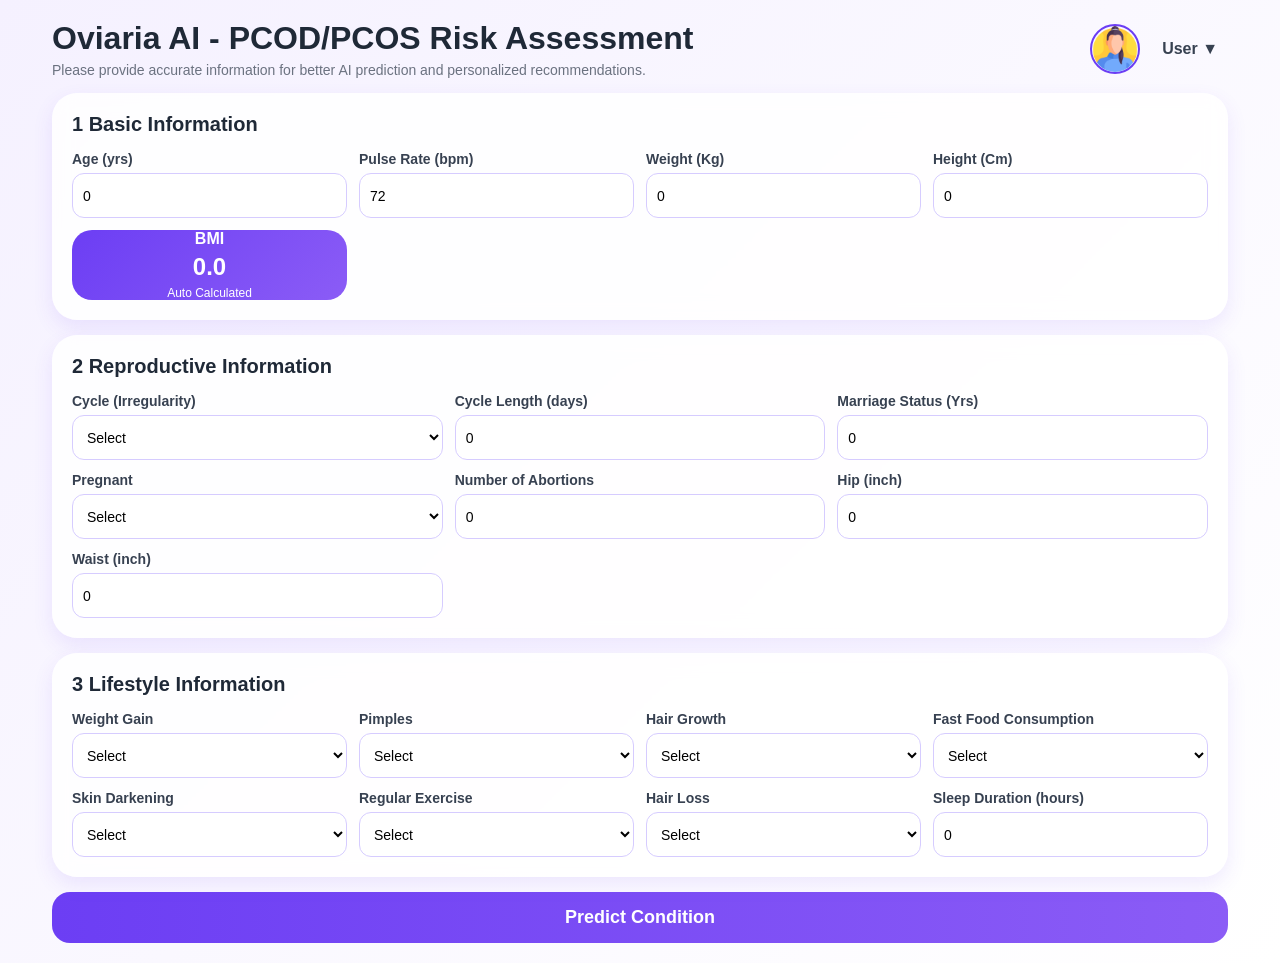
<file: frontend/assessment.html>
<!DOCTYPE html>
<html lang="en">

<head>

    <meta charset="UTF-8">

    <meta
        name="viewport"
        content="width=device-width, initial-scale=1.0"
    >

    <title>
        Oviaria AI Assessment
    </title>

    <link
        rel="stylesheet"
        href="css/assessment.css"
    >

</head>

<body>

<div class="container">

    <!-- HEADER -->

    <div class="header">

        <div>

            <h1>
                Oviaria AI - PCOD/PCOS Risk Assessment
            </h1>

            <p>
                Please provide accurate information for better AI prediction and personalized recommendations.
            </p>

        </div>

        <div class="user-profile">

            <img
                src="assets/profile.png"
                alt="Profile"
            >

            <div class="dropdown">

                <span id="userName">
                    User ▼
                </span>

                <div class="dropdown-content">

                    <p id="userEmail">
                        user@gmail.com
                    </p>

                    
                    <a href="#" id="logoutBtn">
                        Logout
                    </a>

                </div>

            </div>

        </div>

    </div>

    <!-- BASIC INFORMATION -->

    <div class="card">

        <div class="section-title">

            1 Basic Information

        </div>

        <div class="basic-grid">

    <div>

        <label>
            Age (yrs)
        </label>

        <input
            type="number"
            id="age"
            value="0"
        >

    </div>

    <div>

        <label>
            Pulse Rate (bpm)
        </label>

        <input
            type="number"
            id="pulseRate"
            value="72"
        >

    </div>

    <div>

        <label>
            Weight (Kg)
        </label>

        <input
            type="number"
            id="weight"
            value="0"
        >

    </div>

    <div>

        <label>
            Height (Cm)
        </label>

        <input
            type="number"
            id="height"
            value="0"
        >

    </div>

    <div class="bmi-card">

        <h3>BMI</h3>

        <h2 id="bmiValue">
            0.0
        </h2>

        <p>
            Auto Calculated
        </p>

    </div>

</div>

    </div>

    <!-- REPRODUCTIVE -->

    <div class="card">

        <div class="section-title">

            2 Reproductive Information

        </div>

        <div class="grid-3">

            <div>

                <label>
                    Cycle (Irregularity)
                </label>

                <select id="cycle">

                    <option>Select</option>
                    <option>Regular</option>
                    <option>Irregular</option>

                </select>

            </div>

            <div>

                <label>
                    Cycle Length (days)
                </label>

                <input
                    type="number"
                    value="0"
                    id="cycleLength"
                >

            </div>

            <div>

                <label>
                   Marriage Status (Yrs)
                </label>

                <input
                    type="number"
                    value="0"
                    id="marriage"
                >

            </div>

            <div>

                <label>
                    Pregnant
                </label>

                <select id="pregnant">

                    <option>Select</option>
                    <option>Yes</option>
                    <option>No</option>

                </select>

            </div>

            <div>

                <label>
                    Number of Abortions
                </label>

                <input
                    type="number"
                    value="0"
                    id="abortions"
                >

            </div>

            <div>

                <label>
                    Hip (inch)
                </label>

                <input
                    type="number"
                    value="0"
                    id="hip"
                >

            </div>

            <div>

                <label>
                    Waist (inch)
                </label>

                <input
                    type="number"
                    value="0"
                    id="waist"
                >

            </div>

        </div>

    </div>

    <!-- LIFESTYLE -->

    <div class="card">

        <div class="section-title">

            3 Lifestyle Information

        </div>

        <div class="grid-2">

            <div class="row">
                <label>Weight Gain</label>
                <select id="weightGain">
                    <option>Select</option>
                    <option>Yes</option>
                    <option>No</option>
                </select>
            </div>

            <div class="row">
                <label>Pimples</label>
                <select id="pimples">
                    <option>Select</option>
                    <option>Yes</option>
                    <option>No</option>
                </select>
            </div>

            <div class="row">
                <label>Hair Growth</label>
                <select id="hairGrowth">
                    <option>Select</option>
                    <option>Yes</option>
                    <option>No</option>
                </select>
            </div>

            <div class="row">
                <label>Fast Food Consumption</label>
                <select id="fastFood">
                    <option>Select</option>
                    <option>Yes</option>
                    <option>No</option>
                </select>
            </div>

            <div class="row">
                <label>Skin Darkening</label>
                <select id="skinDarkening">
                    <option>Select</option>
                    <option>Yes</option>
                    <option>No</option>
                </select>
            </div>

            <div class="row">
                <label>Regular Exercise</label>
                <select id="exercise">
                    <option>Select</option>
                    <option>Yes</option>
                    <option>No</option>
                </select>
            </div>

            <div class="row">
                <label>Hair Loss</label>
                <select id="hairLoss">
                    <option>Select</option>
                    <option>Yes</option>
                    <option>No</option>
                </select>
            </div>

            <div class="row">
                <label>Sleep Duration (hours)</label>
                <input
                    type="number"
                    value="0"
                    id="sleep"
                >
            </div>

        </div>

    </div>

    <!-- BUTTON -->

    <button
        class="predict-btn"
        id="predictBtn"
    >
        Predict Condition
    </button>

</div>

<script type="module" src="js/assessment.js"></script>

</body>
</html>
</file>
<file: frontend/css/assessment.css>
*{
    margin:0;
    padding:0;
    box-sizing:border-box;
    font-family:"Segoe UI",sans-serif;
}

body{

    background:linear-gradient(
        135deg,
        #f5f1ff,
        #ffffff
    );

    min-height:100vh;
}

.container{

    width:95%;

    max-width:1600px;

    margin:auto;

    padding:20px;
}

/* HEADER */

.header{

    display:flex;

    justify-content:space-between;

    align-items:center;

    margin-bottom:15px;
}

.header h1{

    font-size:2rem;

    color:#1f2937;

    margin-bottom:5px;
}

.header p{

    color:#6b7280;

    font-size:14px;
}

/* PROFILE */

.user-profile{

    display:flex;

    align-items:center;

    gap:12px;

    position:relative;
}

.user-profile img{

    width:50px;

    height:50px;

    border-radius:50%;

    border:2px solid #6C3EF4;
}

.dropdown {
    position: relative;
    cursor: pointer;
}

.dropdown span {
    font-weight: 600;
    color: #374151;
    display: block;
    padding: 10px;
}

.dropdown-content {
    display: none;
    position: absolute;
    top: 100%;
    right: 0;

    /* remove gap */
    margin-top: 0;

    width: 220px;
    background: white;
    border-radius: 15px;
    padding: 15px;

    box-shadow:
        0 10px 30px rgba(
            0,
            0,
            0,
            0.15
        );

    z-index: 999;
}

.dropdown:hover .dropdown-content {
    display: block;
}

.dropdown-content p{

    color:#6C3EF4;

    font-weight:600;

    margin-bottom:10px;
}

.dropdown-content a{

    display:block;

    text-decoration:none;

    color:#374151;

    padding:10px;

    border-radius:10px;
}

.dropdown-content a:hover{

    background:#f4f0ff;
}

/* CARDS */

.card{

    background:rgba(
        255,
        255,
        255,
        0.85
    );

    backdrop-filter:blur(10px);

    border-radius:25px;

    padding:20px;

    margin-bottom:15px;

    box-shadow:
        0 8px 20px rgba(
            108,
            62,
            244,
            0.10
        );
}

/* SECTION TITLE */

.section-title{

    font-size:1.25rem;

    font-weight:700;

    color:#1f2937;

    margin-bottom:15px;
}

/* LABELS */

label{

    display:block;

    margin-bottom:6px;

    color:#374151;

    font-size:14px;

    font-weight:600;
}

/* INPUTS */

input,
select{

    width:100%;

    height:45px;

    padding:10px;

    border-radius:12px;

    border:1px solid #d6ccff;

    font-size:14px;

    background:white;

    transition:0.3s;
}

input:focus,
select:focus{

    outline:none;

    border-color:#6C3EF4;

    box-shadow:
        0 0 10px rgba(
            108,
            62,
            244,
            0.15
        );
}

/* BASIC SECTION */

.basic-grid{

    display:grid;

    grid-template-columns:
        repeat(4,1fr);

    gap:12px;
}

/* BMI CARD */

.bmi-card{

    background:linear-gradient(
        135deg,
        #6C3EF4,
        #8B5CF6
    );

    color:white;

    border-radius:20px;

    display:flex;

    flex-direction:column;

    justify-content:center;

    align-items:center;
}

.bmi-card h3{

    font-size:16px;

    margin-bottom:5px;
}

.bmi-card h2{

    font-size:1.5rem;
}

.bmi-card p{

    font-size:12px;

    margin-top:5px;
}

/* REPRODUCTIVE */

.grid-3{

    display:grid;

    grid-template-columns:
        repeat(3,1fr);

    gap:12px;
}

/* LIFESTYLE */

.grid-2{

    display:grid;

    grid-template-columns:
        repeat(4,1fr);

    gap:12px;
}

.row{

    display:flex;

    flex-direction:column;
}

/* BUTTON */

.predict-btn{

    width:100%;

    border:none;

    padding:15px;

    border-radius:18px;

    background:linear-gradient(
        90deg,
        #6C3EF4,
        #8B5CF6
    );

    color:white;

    font-size:18px;

    font-weight:600;

    cursor:pointer;

    transition:0.3s;
}

.predict-btn:hover{

    transform:translateY(-2px);

    box-shadow:
        0 10px 20px rgba(
            108,
            62,
            244,
            0.25
        );
}

/* RESPONSIVE */

@media(max-width:1200px){

    .basic-grid{

        grid-template-columns:
        repeat(2,1fr);
    }

    .grid-3{

        grid-template-columns:
        repeat(2,1fr);
    }

    .grid-2{

        grid-template-columns:
        repeat(2,1fr);
    }

}

@media(max-width:768px){

    .header{

        flex-direction:column;

        align-items:flex-start;

        gap:15px;
    }

    .basic-grid{

        grid-template-columns:
        1fr;
    }

    .grid-3{

        grid-template-columns:
        1fr;
    }

    .grid-2{

        grid-template-columns:
        1fr;
    }

}
</file>
